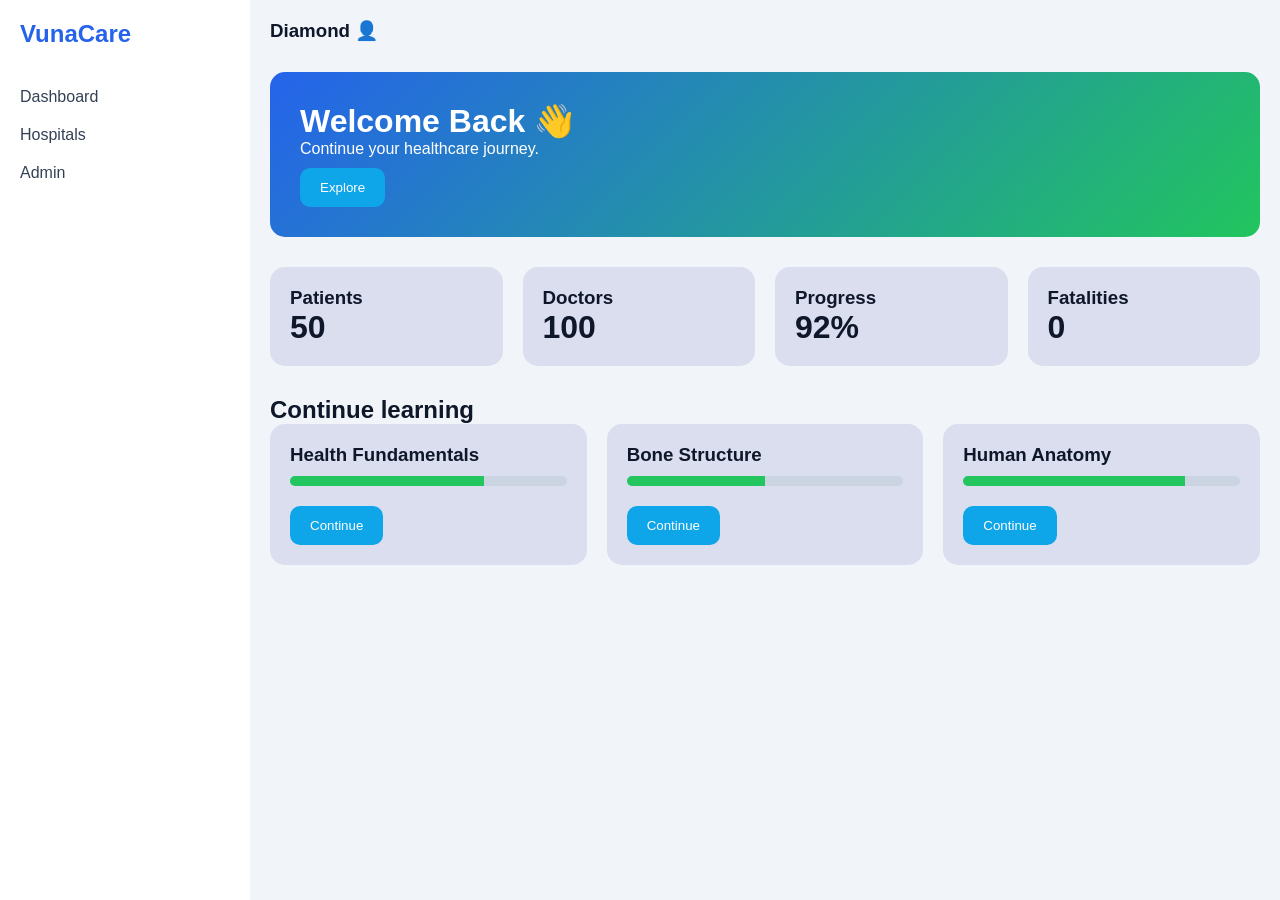
<file: index.html>
<!DOCTYPE html>
<html>
<head>
<title>VunaCare Dashboard</title>
<link rel="stylesheet" href="style.css">
</head>

<body>

<div class="container">

<div class="sidebar">
<h2 class="logo">VunaCare</h2>

<ul>
<li><a href="index.html">Dashboard</a></li>
<li><a href="hospitals.html">Hospitals</a></li>
<li><a href="admin.html">Admin</a></li>
</ul>
</div>

<div class="main">

<div class="navbar">
<h3>Diamond 👤</h3>
</div>

<div class="hero">
<h1>Welcome Back 👋</h1>
<p>Continue your healthcare journey.</p>
<button class="btn">Explore</button>
</div>

<div class="stats">

<div class="card">
<h3>Patients</h3>
<h1>50</h1>
</div>

<div class="card">
<h3>Doctors</h3>
<h1>100</h1>
</div>

<div class="card">
<h3>Progress</h3>
<h1>92%</h1>
</div>

<div class="card">
<h3>Fatalities</h3>
<h1>0</h1>
</div>

</div>

<h2>Continue learning</h2>

<div class="course-grid">

<div class="card">
<h3>Health Fundamentals</h3>

<div class="progress">
<div class="progress-bar" style="width:70%"></div>
</div>

<button class="btn">Continue</button>
</div>

<div class="card">
<h3>Bone Structure</h3>

<div class="progress">
<div class="progress-bar" style="width:50%"></div>
</div>

<button class="btn">Continue</button>
</div>

<div class="card">
<h3>Human Anatomy</h3>

<div class="progress">
<div class="progress-bar" style="width:80%"></div>
</div>

<button class="btn">Continue</button>
</div>

</div>

</div>

</div>

</body>
</html>
</file>
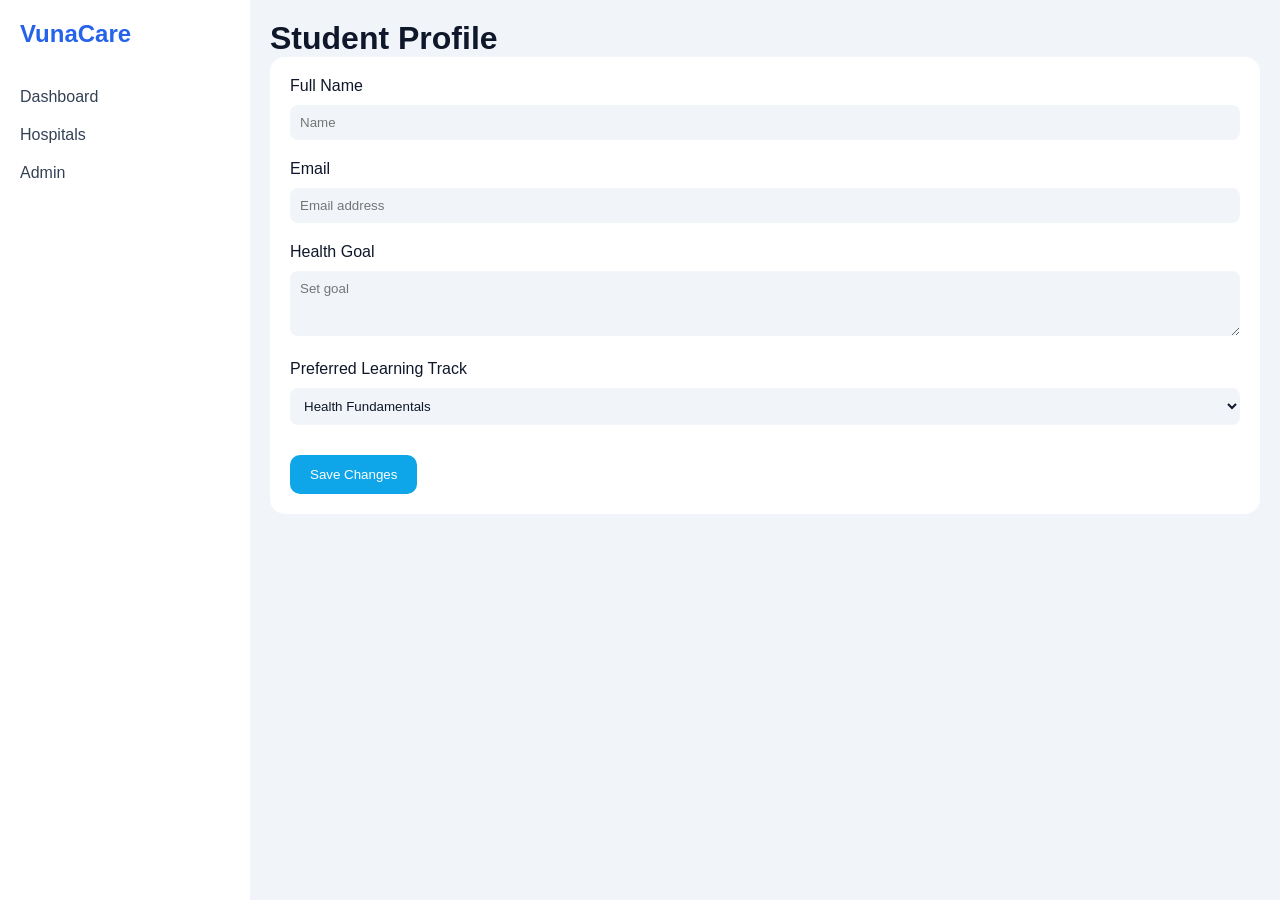
<file: admin.html>
<!DOCTYPE html>
<html>
<head>
<title>Profile</title>
<link rel="stylesheet" href="style.css">
</head>

<body>

<div class="container">

<div class="sidebar">
<h2 class="logo">VunaCare</h2>

<ul>
<li><a href="index.html">Dashboard</a></li>
<li><a href="hospitals.html">Hospitals</a></li>
<li><a href="admin.html">Admin</a></li>
</ul>
</div>

<div class="main">

<h1>Student Profile</h1>

<form>

<label>Full Name</label>
<input type="text" placeholder="Name">

<label>Email</label>
<input type="email" placeholder="Email address" >

<label>Health Goal</label>
<textarea rows="3" placeholder="Set goal"></textarea>

<label>Preferred Learning Track</label>

<select>
<option>Health Fundamentals</option>
<option>Bone Structure</option>
<option>Human Anatomy</option>
</select>

<button class="btn">
Save Changes
</button>

</form>

</div>

</div>

</body>
</html>
</file>
<file: style.css>
*{
    margin:0;
    padding:0;
    box-sizing:border-box;
    font-family:'Poppins',sans-serif;
}

body{
    background:#F1F5F9;
    color:#0F172A;
}

.container{
    display:flex;
    min-height:100vh;
}


.sidebar{
    width:250px;
    background:#FFFFFF;
    padding:20px;
}

.logo{
    font-size:24px;
    font-weight:bold;
    margin-bottom:40px;
    color:#2563EB;
}

.sidebar ul{
    list-style:none;
}

.sidebar ul li{
    margin:20px 0;
}

.sidebar ul li a{
    text-decoration:none;
    color:#334155;
    transition:0.3s;
}

.sidebar ul li a:hover{
    color:#0EA5E9;
    border: #0EA5E9  solid;
    border-radius: 4px;
    padding: 4px;
}


.main{
    flex:1;
    padding:20px;
}


.navbar{
    display:flex;
    justify-content:space-between;
    align-items:center;
    margin-bottom:30px;
}




.hero{
    background:linear-gradient(
        135deg,
        #2563EB,
        #22C55E
    );
    padding:30px;
    border-radius:15px;
    margin-bottom:30px;
    color:#FFFFFF;
}


.btn{
    background:#0EA5E9;
    color:white;
    border:none;
    padding:12px 20px;
    border-radius:10px;
    cursor:pointer;
    margin-top:10px;
}

.btn:hover{
    background:#2563EB;
}


.stats{
    display:grid;
    grid-template-columns:repeat(4,1fr);
    gap:20px;
    margin-bottom:30px;
}

.card{
    background:#dbdeee;
    padding:20px;
    border-radius:15px;
    transition:0.3s;
    color:#0F172A;
}

.card:hover{
    transform:translateY(-8px);
}


.course-grid{
    display:grid;
    grid-template-columns:
    repeat(auto-fit,minmax(250px,1fr));
    gap:20px;
}

.progress{
    background:#CBD5E1;
    height:10px;
    border-radius:10px;
    overflow:hidden;
    margin:10px 0;
}

.progress-bar{
    height:100%;
    background:#22C55E;
}


form{
    background:#FFFFFF;
    padding:20px;
    border-radius:15px;
    color:#0F172A;
}

form input,
form textarea,
form select{
    width:100%;
    padding:10px;
    margin:10px 0 20px;
    border:none;
    border-radius:8px;
    background:#F1F5F9;
    color:#0F172A;
}


.modal{
    display:none;
    position:fixed;
    top:0;
    left:0;
    width:100%;
    height:100%;
    background:rgba(15,23,42,.5);
    justify-content:center;
    align-items:center;
}

.modal-content{
    background:#FFFFFF;
    color:#0F172A;
    padding:30px;
    border-radius:15px;
    text-align:center;
}


@media(max-width:768px){

    .container{
        flex-direction:column;
    }

    .sidebar{
        width:100%;
    }

    .stats{
        grid-template-columns:1fr;
    }

    .navbar{
        flex-direction:column;
        gap:15px;
    }
}
</file>
